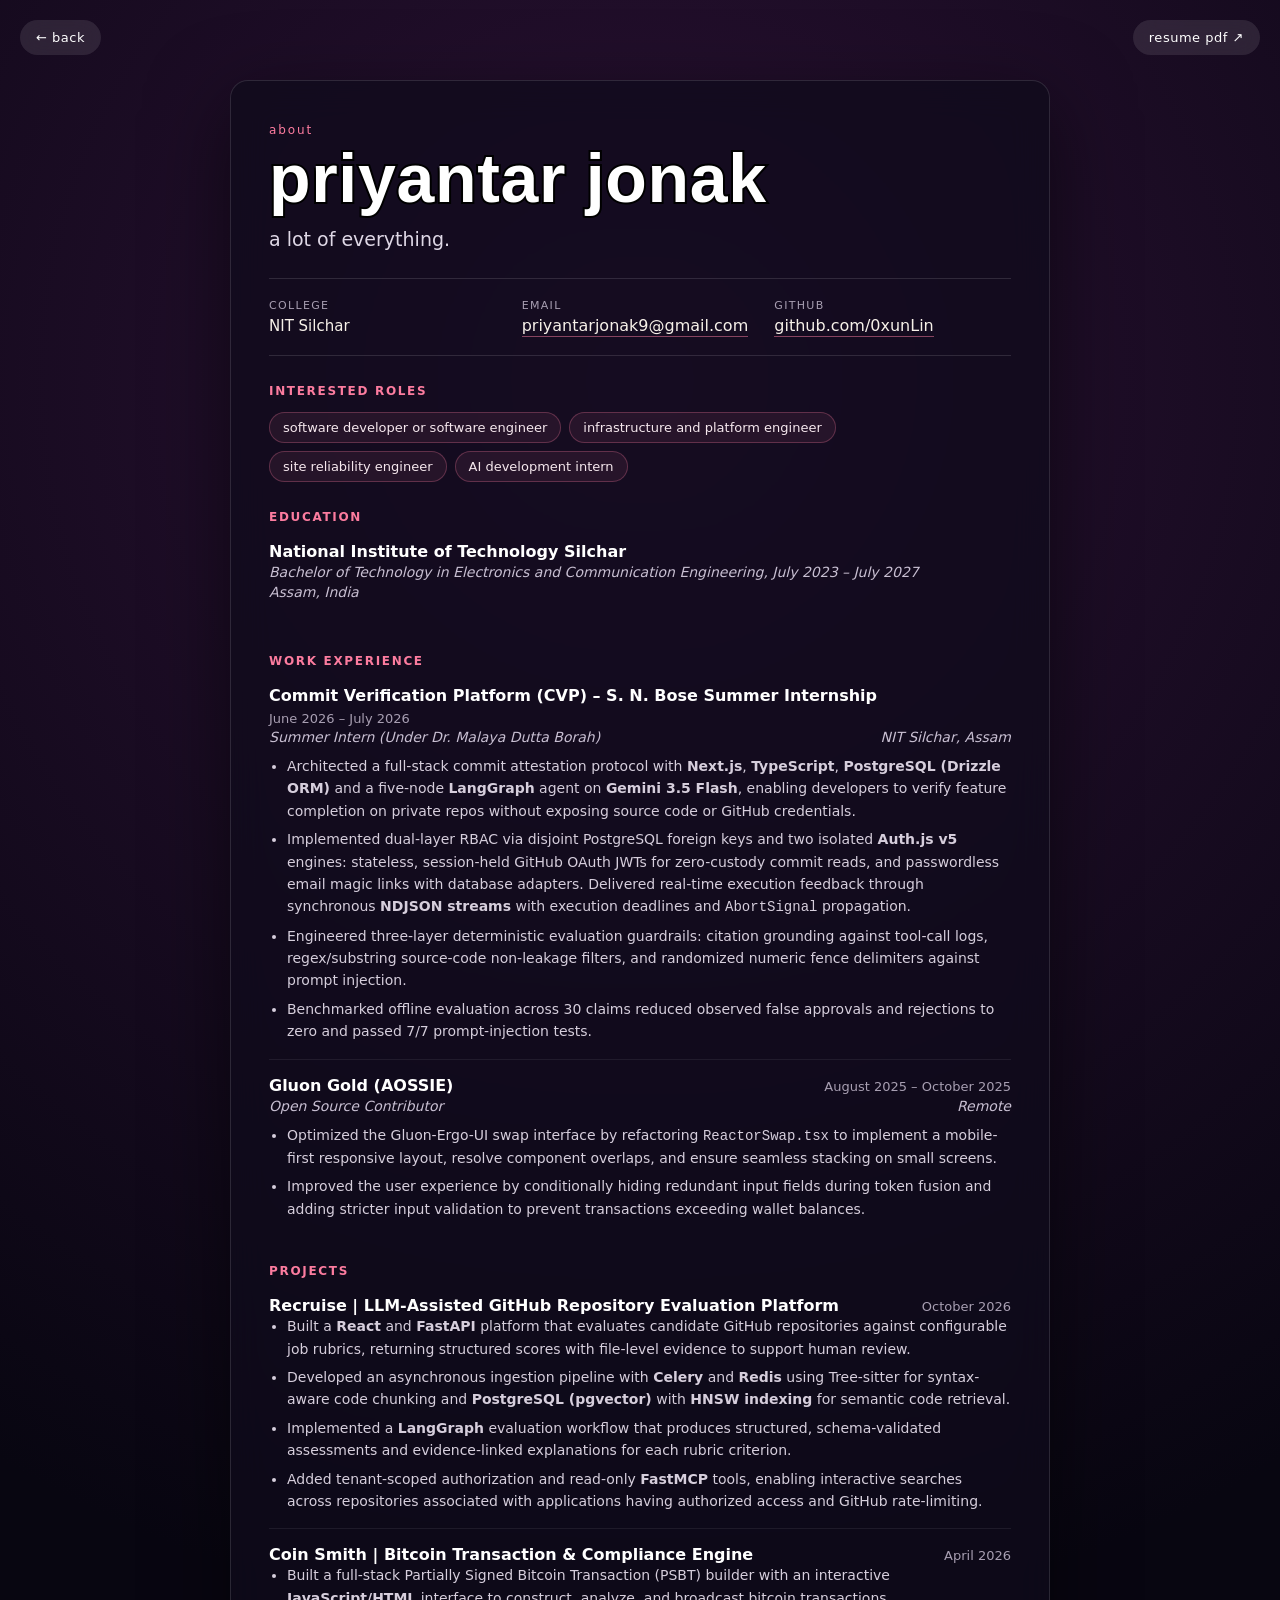
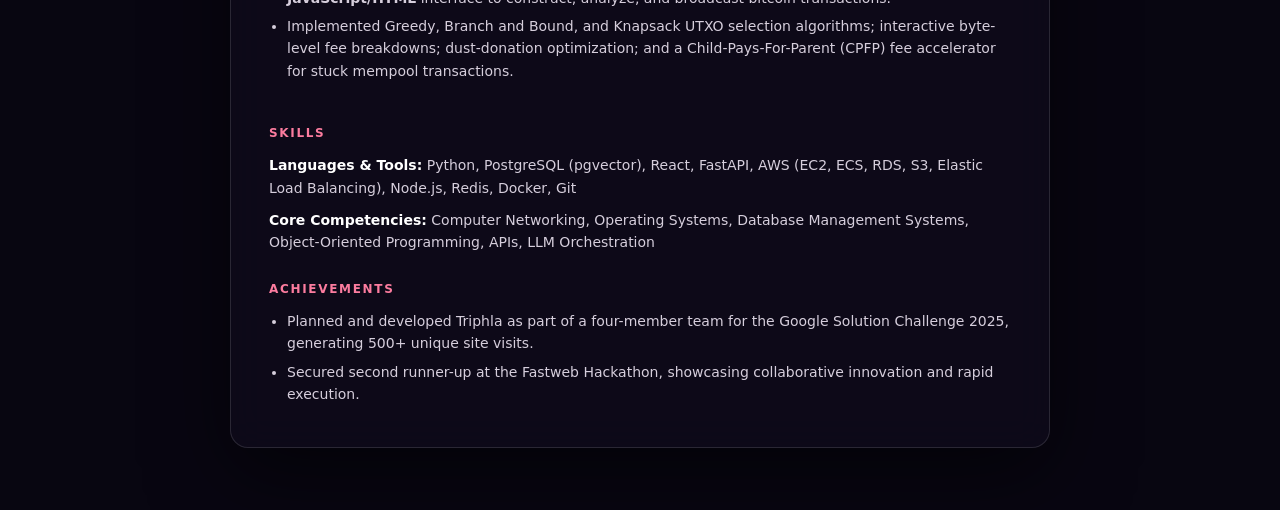
<file: about.html>
<!doctype html>
<html lang="en">
  <head>
    <meta charset="utf-8">
    <meta name="viewport" content="width=device-width, initial-scale=1">
    <meta name="theme-color" content="#080611">
    <meta name="description" content="About priyantar jonak — NIT Silchar, resume, and contact.">
    <title>about — priyantar jonak</title>
    <link href="https://fonts.cdnfonts.com/css/pricedown" rel="stylesheet">
    <style>
      :root {
        color-scheme: dark;
        --accent: #fc7c9f;
        --text: #f7f1e9;
        --muted: #a89fb2;
        --border: rgb(255 255 255 / 0.12);
      }

      * {
        box-sizing: border-box;
      }

      html,
      body {
        min-height: 100%;
        margin: 0;
        background: #080611;
        color: var(--text);
        font-family: system-ui, -apple-system, BlinkMacSystemFont, "Segoe UI", sans-serif;
      }

      .about-stage {
        position: relative;
        display: flex;
        justify-content: center;
        min-height: 100dvh;
        padding: 80px 20px 64px;
        background: radial-gradient(circle at 50% 18%, #2a1133, #080611 68%);
      }

      .top-pill {
        position: fixed;
        top: 20px;
        z-index: 10;
        display: inline-flex;
        align-items: center;
        gap: 8px;
        padding: 10px 16px;
        border-radius: 9999px;
        background: rgb(255 255 255 / 0.1);
        color: #fff;
        font-size: 13px;
        letter-spacing: 0.04em;
        text-decoration: none;
        backdrop-filter: blur(12px);
        transition: background-color 0.2s ease, transform 0.15s ease;
      }

      .back-link {
        left: 20px;
      }

      .resume-link {
        right: 20px;
      }

      .top-pill:hover,
      .top-pill:focus-visible {
        background: rgb(255 255 255 / 0.2);
        outline: none;
      }

      .top-pill:active {
        transform: scale(0.98);
      }

      .about-card {
        width: min(820px, 100%);
        padding: 42px 38px;
        border: 1px solid var(--border);
        border-radius: 18px;
        background: rgb(16 12 28 / 0.74);
        backdrop-filter: blur(18px);
        box-shadow: 0 24px 80px rgb(0 0 0 / 0.55);
      }

      .about-eyebrow {
        margin: 0 0 10px;
        color: var(--accent);
        font-size: 12px;
        letter-spacing: 0.16em;
        text-transform: lowercase;
      }

      h1 {
        margin: 0 0 14px;
        color: #fff;
        font-family: "Pricedown Bl", Impact, "Arial Black", sans-serif;
        font-weight: 900;
        font-size: clamp(44px, 7vw, 68px);
        line-height: 0.92;
        letter-spacing: 0.01em;
        text-transform: lowercase;
        -webkit-text-stroke: 4px #000;
        paint-order: stroke fill;
      }

      .about-bio {
        margin: 0 0 24px;
        color: #dfd8e6;
        font-size: 19px;
        line-height: 1.6;
      }

      .meta-grid {
        display: grid;
        grid-template-columns: repeat(auto-fit, minmax(220px, 1fr));
        gap: 16px;
        padding: 20px 0;
        border-top: 1px solid var(--border);
        border-bottom: 1px solid var(--border);
      }

      .meta-label {
        display: block;
        margin-bottom: 4px;
        color: var(--muted);
        font-size: 11px;
        letter-spacing: 0.12em;
        text-transform: uppercase;
      }

      .meta-value {
        font-size: 15px;
        color: var(--text);
      }

      .meta-link {
        color: var(--text);
        text-decoration: none;
        border-bottom: 1px solid rgb(252 124 159 / 0.5);
        padding-bottom: 1px;
        transition: color 0.2s ease, border-color 0.2s ease;
      }

      .meta-link:hover,
      .meta-link:focus-visible {
        color: var(--accent);
        border-color: var(--accent);
        outline: none;
      }

      .section {
        margin-top: 28px;
      }

      .section-title {
        margin: 0 0 14px;
        color: var(--accent);
        font-size: 12px;
        font-weight: 600;
        letter-spacing: 0.14em;
        text-transform: uppercase;
      }

      .roles-list {
        display: flex;
        flex-wrap: wrap;
        gap: 8px;
        margin: 0;
        padding: 0;
        list-style: none;
      }

      .roles-list li {
        padding: 7px 13px;
        border: 1px solid rgb(252 124 159 / 0.28);
        border-radius: 9999px;
        background: rgb(252 124 159 / 0.08);
        color: #f6e8ee;
        font-size: 13px;
      }

      .entry {
        padding: 16px 0;
        border-top: 1px solid rgb(255 255 255 / 0.07);
      }

      .entry:first-of-type {
        padding-top: 4px;
        border-top: 0;
      }

      .entry-header {
        display: flex;
        flex-wrap: wrap;
        justify-content: space-between;
        align-items: baseline;
        gap: 6px 16px;
      }

      .entry-title {
        margin: 0;
        font-size: 16px;
        font-weight: 600;
        color: #fff;
      }

      .entry-date {
        color: var(--muted);
        font-size: 13px;
      }

      .entry-subtitle {
        display: flex;
        flex-wrap: wrap;
        justify-content: space-between;
        gap: 4px 16px;
        margin: 3px 0 10px;
        color: #c8bfd2;
        font-size: 14px;
        font-style: italic;
      }

      .entry-bullets {
        margin: 0;
        padding-left: 18px;
        color: #d6cedc;
        font-size: 14px;
        line-height: 1.6;
      }

      .entry-bullets li + li {
        margin-top: 6px;
      }

      .skills-list {
        display: grid;
        gap: 10px;
        margin: 0;
        color: #d6cedc;
        font-size: 14px;
        line-height: 1.6;
      }

      .skills-list strong {
        color: #fff;
      }

      @media (max-width: 600px) {
        .about-stage {
          padding: 74px 14px 40px;
        }

        .about-card {
          padding: 28px 20px;
        }
      }
    </style>
  </head>
  <body>
    <main class="about-stage">
      <a class="top-pill back-link" href="index.html">← back</a>
      <a
        class="top-pill resume-link"
        href="https://drive.google.com/file/d/1D6DCqfH5hfcGAio9aT6RJmcrx8txLclO/view?usp=drive_link"
        target="_blank"
        rel="noopener noreferrer"
      >resume pdf ↗</a>

      <article class="about-card" aria-labelledby="about-title">
        <p class="about-eyebrow">about</p>
        <h1 id="about-title">priyantar jonak</h1>
        <p class="about-bio">a lot of everything.</p>

        <div class="meta-grid">
          <div>
            <span class="meta-label">College</span>
            <span class="meta-value">NIT Silchar</span>
          </div>
          <div>
            <span class="meta-label">Email</span>
            <a class="meta-link" href="mailto:priyantarjonak9@gmail.com">priyantarjonak9@gmail.com</a>
          </div>
          <div>
            <span class="meta-label">GitHub</span>
            <a class="meta-link" href="https://github.com/0xunLin" target="_blank" rel="noopener noreferrer">github.com/0xunLin</a>
          </div>
        </div>

        <section class="section" aria-labelledby="roles-heading">
          <h2 class="section-title" id="roles-heading">Interested Roles</h2>
          <ul class="roles-list">
            <li>software developer or software engineer</li>
            <li>infrastructure and platform engineer</li>
            <li>site reliability engineer</li>
            <li>AI development intern</li>
          </ul>
        </section>

        <section class="section" aria-labelledby="education-heading">
          <h2 class="section-title" id="education-heading">Education</h2>
          <div class="entry">
            <div class="entry-header">
              <h3 class="entry-title">National Institute of Technology Silchar</h3>
            </div>
            <div class="entry-subtitle">
              <span>Bachelor of Technology in Electronics and Communication Engineering, July 2023 – July 2027</span>
              <span>Assam, India</span>
            </div>
          </div>
        </section>

        <section class="section" aria-labelledby="experience-heading">
          <h2 class="section-title" id="experience-heading">Work Experience</h2>

          <div class="entry">
            <div class="entry-header">
              <h3 class="entry-title">Commit Verification Platform (CVP) – S. N. Bose Summer Internship</h3>
              <span class="entry-date">June 2026 – July 2026</span>
            </div>
            <div class="entry-subtitle">
              <span>Summer Intern (Under Dr. Malaya Dutta Borah)</span>
              <span>NIT Silchar, Assam</span>
            </div>
            <ul class="entry-bullets">
              <li>Architected a full-stack commit attestation protocol with <strong>Next.js</strong>, <strong>TypeScript</strong>, <strong>PostgreSQL (Drizzle ORM)</strong> and a five-node <strong>LangGraph</strong> agent on <strong>Gemini 3.5 Flash</strong>, enabling developers to verify feature completion on private repos without exposing source code or GitHub credentials.</li>
              <li>Implemented dual-layer RBAC via disjoint PostgreSQL foreign keys and two isolated <strong>Auth.js v5</strong> engines: stateless, session-held GitHub OAuth JWTs for zero-custody commit reads, and passwordless email magic links with database adapters. Delivered real-time execution feedback through synchronous <strong>NDJSON streams</strong> with execution deadlines and <code>AbortSignal</code> propagation.</li>
              <li>Engineered three-layer deterministic evaluation guardrails: citation grounding against tool-call logs, regex/substring source-code non-leakage filters, and randomized numeric fence delimiters against prompt injection.</li>
              <li>Benchmarked offline evaluation across 30 claims reduced observed false approvals and rejections to zero and passed 7/7 prompt-injection tests.</li>
            </ul>
          </div>

          <div class="entry">
            <div class="entry-header">
              <h3 class="entry-title">Gluon Gold (AOSSIE)</h3>
              <span class="entry-date">August 2025 – October 2025</span>
            </div>
            <div class="entry-subtitle">
              <span>Open Source Contributor</span>
              <span>Remote</span>
            </div>
            <ul class="entry-bullets">
              <li>Optimized the Gluon-Ergo-UI swap interface by refactoring <code>ReactorSwap.tsx</code> to implement a mobile-first responsive layout, resolve component overlaps, and ensure seamless stacking on small screens.</li>
              <li>Improved the user experience by conditionally hiding redundant input fields during token fusion and adding stricter input validation to prevent transactions exceeding wallet balances.</li>
            </ul>
          </div>
        </section>

        <section class="section" aria-labelledby="projects-heading">
          <h2 class="section-title" id="projects-heading">Projects</h2>

          <div class="entry">
            <div class="entry-header">
              <h3 class="entry-title">Recruise | LLM-Assisted GitHub Repository Evaluation Platform</h3>
              <span class="entry-date">October 2026</span>
            </div>
            <ul class="entry-bullets">
              <li>Built a <strong>React</strong> and <strong>FastAPI</strong> platform that evaluates candidate GitHub repositories against configurable job rubrics, returning structured scores with file-level evidence to support human review.</li>
              <li>Developed an asynchronous ingestion pipeline with <strong>Celery</strong> and <strong>Redis</strong> using Tree-sitter for syntax-aware code chunking and <strong>PostgreSQL (pgvector)</strong> with <strong>HNSW indexing</strong> for semantic code retrieval.</li>
              <li>Implemented a <strong>LangGraph</strong> evaluation workflow that produces structured, schema-validated assessments and evidence-linked explanations for each rubric criterion.</li>
              <li>Added tenant-scoped authorization and read-only <strong>FastMCP</strong> tools, enabling interactive searches across repositories associated with applications having authorized access and GitHub rate-limiting.</li>
            </ul>
          </div>

          <div class="entry">
            <div class="entry-header">
              <h3 class="entry-title">Coin Smith | Bitcoin Transaction &amp; Compliance Engine</h3>
              <span class="entry-date">April 2026</span>
            </div>
            <ul class="entry-bullets">
              <li>Built a full-stack Partially Signed Bitcoin Transaction (PSBT) builder with an interactive <strong>JavaScript/HTML</strong> interface to construct, analyze, and broadcast bitcoin transactions.</li>
              <li>Implemented Greedy, Branch and Bound, and Knapsack UTXO selection algorithms; interactive byte-level fee breakdowns; dust-donation optimization; and a Child-Pays-For-Parent (CPFP) fee accelerator for stuck mempool transactions.</li>
            </ul>
          </div>
        </section>

        <section class="section" aria-labelledby="skills-heading">
          <h2 class="section-title" id="skills-heading">Skills</h2>
          <div class="skills-list">
            <div><strong>Languages &amp; Tools:</strong> Python, PostgreSQL (pgvector), React, FastAPI, AWS (EC2, ECS, RDS, S3, Elastic Load Balancing), Node.js, Redis, Docker, Git</div>
            <div><strong>Core Competencies:</strong> Computer Networking, Operating Systems, Database Management Systems, Object-Oriented Programming, APIs, LLM Orchestration</div>
          </div>
        </section>

        <section class="section" aria-labelledby="achievements-heading">
          <h2 class="section-title" id="achievements-heading">Achievements</h2>
          <ul class="entry-bullets">
            <li>Planned and developed Triphla as part of a four-member team for the Google Solution Challenge 2025, generating 500+ unique site visits.</li>
            <li>Secured second runner-up at the Fastweb Hackathon, showcasing collaborative innovation and rapid execution.</li>
          </ul>
        </section>
      </article>
    </main>
  </body>
</html>
</file>
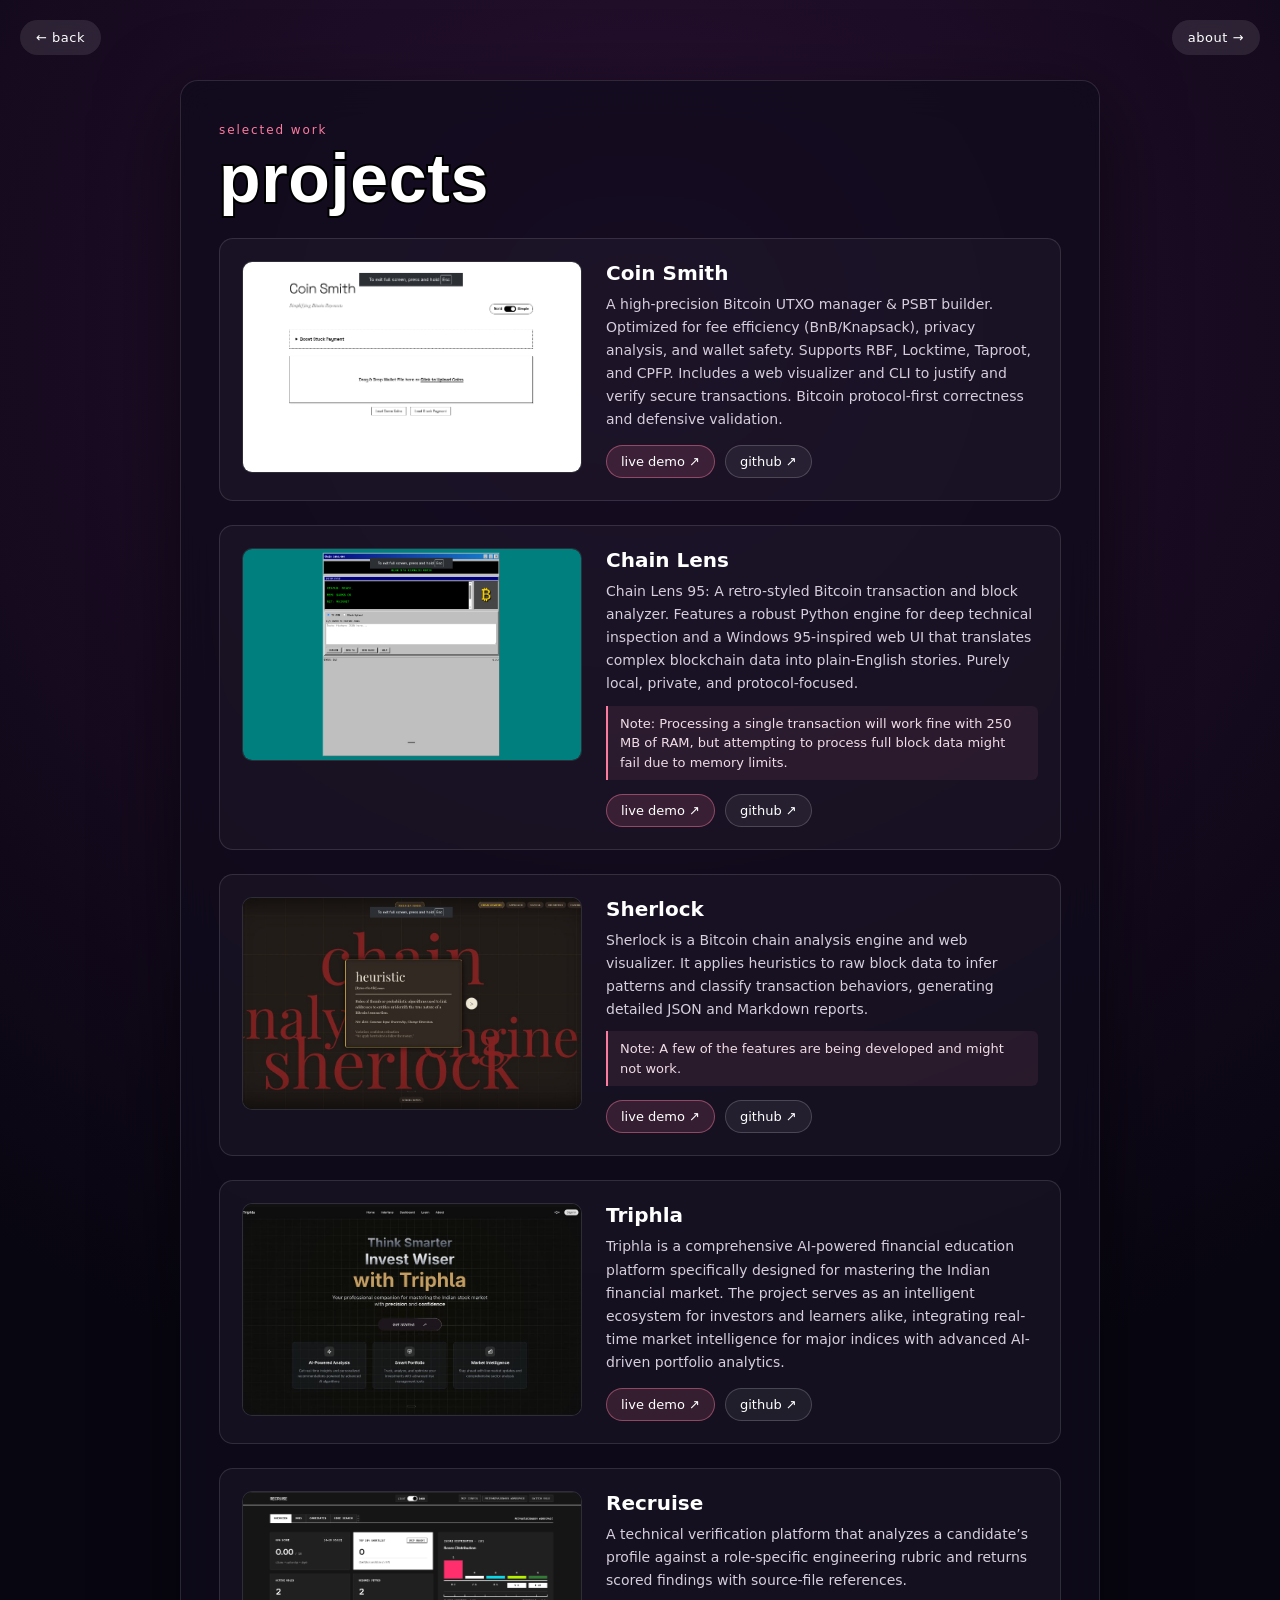
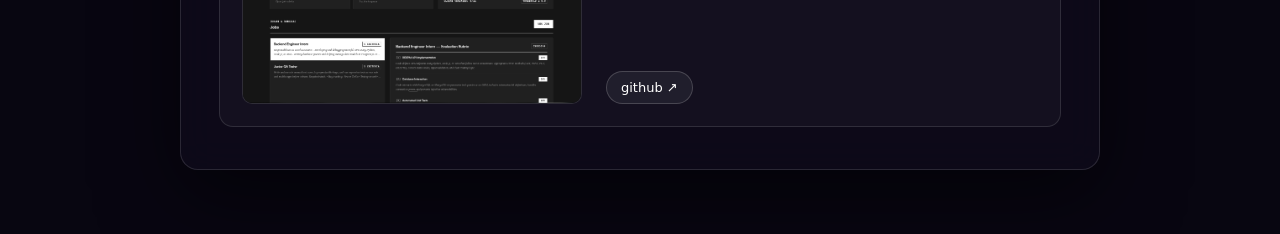
<file: projects.html>
<!doctype html>
<html lang="en">
  <head>
    <meta charset="utf-8">
    <meta name="viewport" content="width=device-width, initial-scale=1">
    <meta name="theme-color" content="#080611">
    <meta name="description" content="Projects — priyantar jonak.">
    <title>projects — priyantar jonak</title>
    <link href="https://fonts.cdnfonts.com/css/pricedown" rel="stylesheet">
    <style>
      :root {
        color-scheme: dark;
        --accent: #fc7c9f;
        --text: #f7f1e9;
        --muted: #a89fb2;
        --border: rgb(255 255 255 / 0.12);
      }

      * {
        box-sizing: border-box;
      }

      html,
      body {
        min-height: 100%;
        margin: 0;
        background: #080611;
        color: var(--text);
        font-family: system-ui, -apple-system, BlinkMacSystemFont, "Segoe UI", sans-serif;
      }

      .projects-stage {
        position: relative;
        display: flex;
        justify-content: center;
        min-height: 100dvh;
        padding: 80px 20px 64px;
        background: radial-gradient(circle at 50% 18%, #2a1133, #080611 68%);
      }

      .top-pill {
        position: fixed;
        top: 20px;
        z-index: 10;
        display: inline-flex;
        align-items: center;
        gap: 8px;
        padding: 10px 16px;
        border-radius: 9999px;
        background: rgb(255 255 255 / 0.1);
        color: #fff;
        font-size: 13px;
        letter-spacing: 0.04em;
        text-decoration: none;
        backdrop-filter: blur(12px);
        transition: background-color 0.2s ease, transform 0.15s ease;
      }

      .back-link {
        left: 20px;
      }

      .about-link {
        right: 20px;
      }

      .top-pill:hover,
      .top-pill:focus-visible {
        background: rgb(255 255 255 / 0.2);
        outline: none;
      }

      .top-pill:active {
        transform: scale(0.98);
      }

      .projects-card {
        width: min(920px, 100%);
        padding: 42px 38px;
        border: 1px solid var(--border);
        border-radius: 18px;
        background: rgb(16 12 28 / 0.74);
        backdrop-filter: blur(18px);
        box-shadow: 0 24px 80px rgb(0 0 0 / 0.55);
      }

      .projects-eyebrow {
        margin: 0 0 10px;
        color: var(--accent);
        font-size: 12px;
        letter-spacing: 0.16em;
        text-transform: lowercase;
      }

      h1 {
        margin: 0 0 28px;
        color: #fff;
        font-family: "Pricedown Bl", Impact, "Arial Black", sans-serif;
        font-weight: 900;
        font-size: clamp(44px, 7vw, 68px);
        line-height: 0.92;
        letter-spacing: 0.01em;
        text-transform: lowercase;
        -webkit-text-stroke: 4px #000;
        paint-order: stroke fill;
      }

      .projects-list {
        display: grid;
        gap: 24px;
      }

      .project-item {
        display: grid;
        grid-template-columns: minmax(240px, 340px) 1fr;
        gap: 24px;
        padding: 22px;
        border: 1px solid var(--border);
        border-radius: 14px;
        background: rgb(255 255 255 / 0.03);
      }

      .project-thumb {
        display: block;
        width: 100%;
        aspect-ratio: 16 / 10;
        overflow: hidden;
        border: 1px solid rgb(255 255 255 / 0.14);
        border-radius: 10px;
        background: #0d0a16;
      }

      .project-thumb img {
        display: block;
        width: 100%;
        height: 100%;
        object-fit: cover;
        transition: transform 0.25s ease;
      }

      .project-thumb:hover img {
        transform: scale(1.03);
      }

      .project-thumb--placeholder {
        display: flex;
        flex-direction: column;
        align-items: center;
        justify-content: center;
        gap: 6px;
        background: radial-gradient(circle at 50% 30%, #2a1133, #0d0a16 78%);
        color: #fff;
        text-decoration: none;
      }

      .project-thumb--placeholder span {
        font-family: "Pricedown Bl", Impact, "Arial Black", sans-serif;
        font-size: 36px;
        letter-spacing: 0.02em;
        text-transform: lowercase;
      }

      .project-thumb--placeholder small {
        color: var(--accent);
        font-size: 11px;
        letter-spacing: 0.14em;
        text-transform: uppercase;
      }

      .project-body {
        display: flex;
        flex-direction: column;
        justify-content: space-between;
        gap: 14px;
      }

      .project-title {
        margin: 0 0 8px;
        font-size: 20px;
        font-weight: 600;
        color: #fff;
      }

      .project-desc {
        margin: 0;
        color: #d6cedc;
        font-size: 14px;
        line-height: 1.65;
      }

      .project-note {
        margin: 10px 0 0;
        padding: 8px 12px;
        border-left: 2px solid var(--accent);
        background: rgb(252 124 159 / 0.08);
        color: #f0dde6;
        font-size: 13px;
        line-height: 1.5;
        border-radius: 0 6px 6px 0;
      }

      .project-links {
        display: flex;
        flex-wrap: wrap;
        gap: 10px;
      }

      .project-link {
        display: inline-flex;
        align-items: center;
        gap: 6px;
        padding: 8px 14px;
        border: 1px solid rgb(255 255 255 / 0.18);
        border-radius: 9999px;
        background: rgb(255 255 255 / 0.06);
        color: #fff;
        font-size: 13px;
        text-decoration: none;
        transition: background-color 0.2s ease, border-color 0.2s ease;
      }

      .project-link--primary {
        border-color: rgb(252 124 159 / 0.45);
        background: rgb(252 124 159 / 0.14);
      }

      .project-link:hover,
      .project-link:focus-visible {
        background: rgb(255 255 255 / 0.16);
        border-color: var(--accent);
        outline: none;
      }

      @media (max-width: 720px) {
        .projects-stage {
          padding: 74px 14px 40px;
        }

        .projects-card {
          padding: 28px 20px;
        }

        .project-item {
          grid-template-columns: 1fr;
          padding: 16px;
        }
      }
    </style>
  </head>
  <body>
    <main class="projects-stage">
      <a class="top-pill back-link" href="index.html">← back</a>
      <a class="top-pill about-link" href="about.html">about →</a>

      <section class="projects-card" aria-labelledby="projects-title">
        <p class="projects-eyebrow">selected work</p>
        <h1 id="projects-title">projects</h1>

        <div class="projects-list">
          <article class="project-item">
            <a class="project-thumb" href="https://coin-smith-o6sa.onrender.com/" target="_blank" rel="noopener noreferrer">
              <img src="assets/coin-smith.png" alt="Coin Smith web interface screenshot">
            </a>
            <div class="project-body">
              <div>
                <h2 class="project-title">Coin Smith</h2>
                <p class="project-desc">
                  A high-precision Bitcoin UTXO manager &amp; PSBT builder. Optimized for fee efficiency (BnB/Knapsack), privacy analysis, and wallet safety. Supports RBF, Locktime, Taproot, and CPFP. Includes a web visualizer and CLI to justify and verify secure transactions. Bitcoin protocol-first correctness and defensive validation.
                </p>
              </div>
              <div class="project-links">
                <a class="project-link project-link--primary" href="https://coin-smith-o6sa.onrender.com/" target="_blank" rel="noopener noreferrer">live demo ↗</a>
                <a class="project-link" href="https://github.com/0xunLin/Coin-Smith" target="_blank" rel="noopener noreferrer">github ↗</a>
              </div>
            </div>
          </article>

          <article class="project-item">
            <a class="project-thumb" href="https://chain-lens-adr8.onrender.com/" target="_blank" rel="noopener noreferrer">
              <img src="assets/chain-lens.png" alt="Chain Lens 95 web interface screenshot">
            </a>
            <div class="project-body">
              <div>
                <h2 class="project-title">Chain Lens</h2>
                <p class="project-desc">
                  Chain Lens 95: A retro-styled Bitcoin transaction and block analyzer. Features a robust Python engine for deep technical inspection and a Windows 95-inspired web UI that translates complex blockchain data into plain-English stories. Purely local, private, and protocol-focused.
                </p>
                <p class="project-note">
                  Note: Processing a single transaction will work fine with 250 MB of RAM, but attempting to process full block data might fail due to memory limits.
                </p>
              </div>
              <div class="project-links">
                <a class="project-link project-link--primary" href="https://chain-lens-adr8.onrender.com/" target="_blank" rel="noopener noreferrer">live demo ↗</a>
                <a class="project-link" href="https://github.com/0xunLin/Chain-Lens" target="_blank" rel="noopener noreferrer">github ↗</a>
              </div>
            </div>
          </article>

          <article class="project-item">
            <a class="project-thumb" href="https://sherlock-1-o4vj.onrender.com/" target="_blank" rel="noopener noreferrer">
              <img src="assets/sherlock.jpg" alt="Sherlock chain analysis engine screenshot">
            </a>
            <div class="project-body">
              <div>
                <h2 class="project-title">Sherlock</h2>
                <p class="project-desc">
                  Sherlock is a Bitcoin chain analysis engine and web visualizer. It applies heuristics to raw block data to infer patterns and classify transaction behaviors, generating detailed JSON and Markdown reports.
                </p>
                <p class="project-note">
                  Note: A few of the features are being developed and might not work.
                </p>
              </div>
              <div class="project-links">
                <a class="project-link project-link--primary" href="https://sherlock-1-o4vj.onrender.com/" target="_blank" rel="noopener noreferrer">live demo ↗</a>
                <a class="project-link" href="https://github.com/0xunLin/Sherlock" target="_blank" rel="noopener noreferrer">github ↗</a>
              </div>
            </div>
          </article>

          <article class="project-item">
            <a class="project-thumb" href="https://triphla.vercel.app/" target="_blank" rel="noopener noreferrer">
              <img src="assets/triphla.jpg" alt="Triphla web interface screenshot">
            </a>
            <div class="project-body">
              <div>
                <h2 class="project-title">Triphla</h2>
                <p class="project-desc">
                  Triphla is a comprehensive AI-powered financial education platform specifically designed for mastering the Indian financial market. The project serves as an intelligent ecosystem for investors and learners alike, integrating real-time market intelligence for major indices with advanced AI-driven portfolio analytics.
                </p>
              </div>
              <div class="project-links">
                <a class="project-link project-link--primary" href="https://triphla.vercel.app/" target="_blank" rel="noopener noreferrer">live demo ↗</a>
                <a class="project-link" href="https://github.com/0xunLin/triphla" target="_blank" rel="noopener noreferrer">github ↗</a>
              </div>
            </div>
          </article>

          <article class="project-item">
            <a class="project-thumb" href="https://github.com/0xunLin/AI-recruiter" target="_blank" rel="noopener noreferrer">
              <img src="assets/recruise.png" alt="Recruise technical verification platform screenshot">
            </a>
            <div class="project-body">
              <div>
                <h2 class="project-title">Recruise</h2>
                <p class="project-desc">
                  A technical verification platform that analyzes a candidate’s profile against a role-specific engineering rubric and returns scored findings with source-file references.
                </p>
              </div>
              <div class="project-links">
                <a class="project-link" href="https://github.com/0xunLin/AI-recruiter" target="_blank" rel="noopener noreferrer">github ↗</a>
              </div>
            </div>
          </article>
        </div>
      </section>
    </main>
  </body>
</html>
</file>
